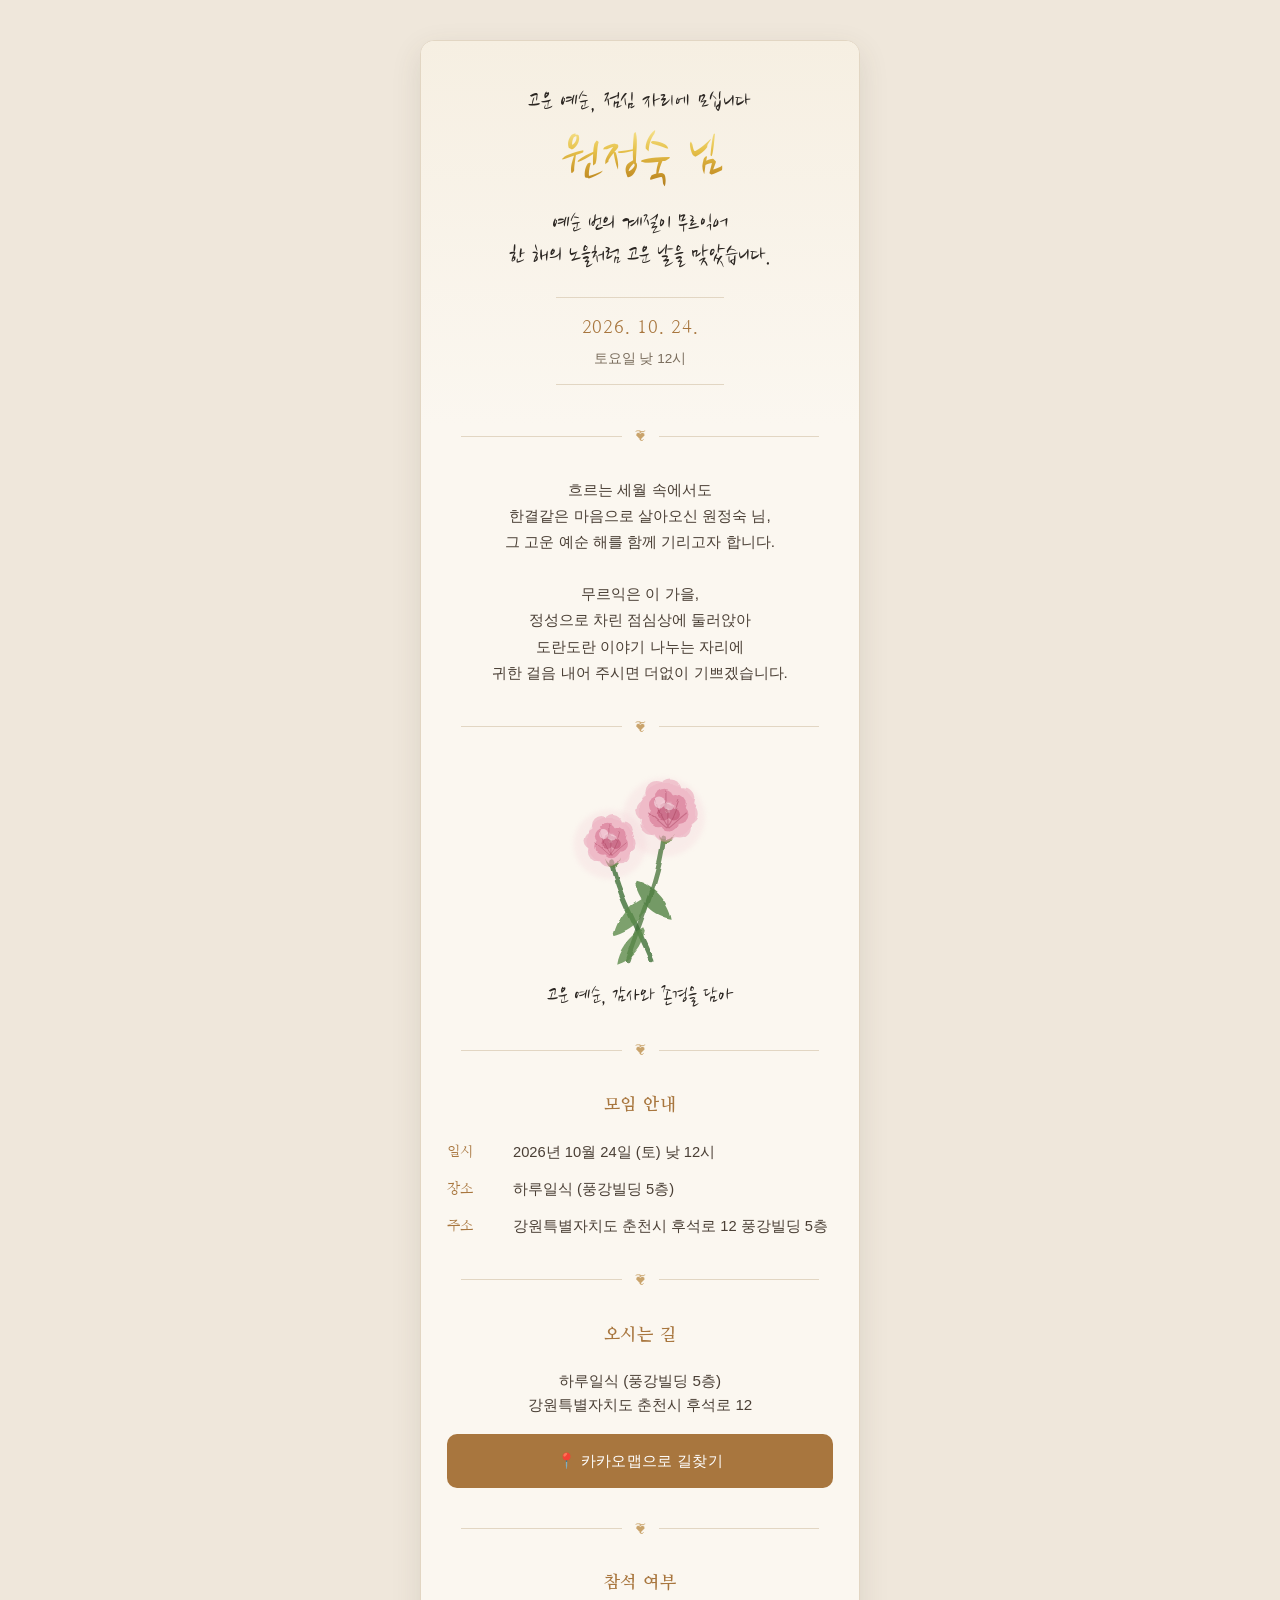
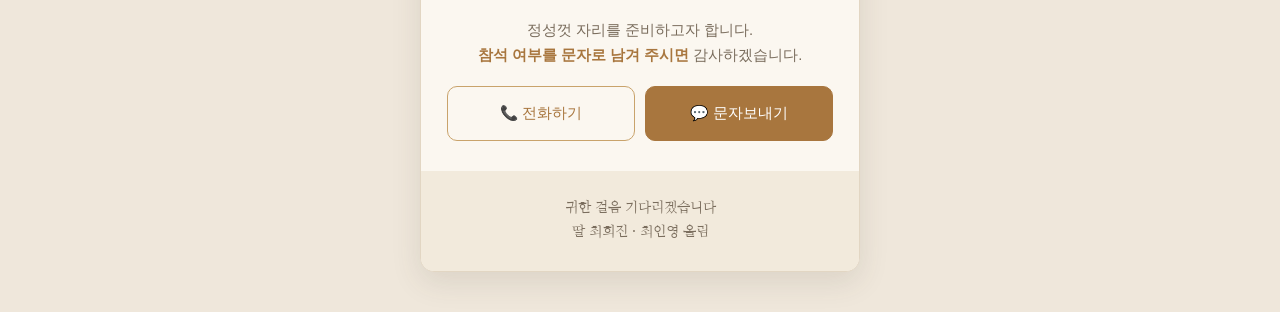
<file: index.html>
<!DOCTYPE html>
<html lang="ko">
<head>
  <meta charset="UTF-8">
  <meta name="viewport" content="width=device-width, initial-scale=1">
  <title>고운 예순, 점심 자리에 모십니다</title>
  <meta property="og:type" content="website">
  <meta property="og:url" content="https://mswp96-del.github.io/invitation/">
  <meta property="og:title" content="고운 예순, 점심 자리에 모십니다">
  <meta property="og:description" content="2026년 10월 24일(토) 낮 12시 · 하루일식 — 고운 예순, 점심 자리에 모십니다.">
  <meta property="og:image" content="https://mswp96-del.github.io/invitation/og-image.png">
  <meta property="og:image:width" content="1200">
  <meta property="og:image:height" content="630">
  <!-- 캘리그래피(붓글씨) 타이틀용 웹폰트 -->
  <link rel="preconnect" href="https://fonts.googleapis.com">
  <link rel="preconnect" href="https://fonts.gstatic.com" crossorigin>
  <link href="https://fonts.googleapis.com/css2?family=Nanum+Brush+Script&family=Nanum+Myeongjo:wght@400;700&display=swap" rel="stylesheet">
  <link rel="stylesheet" href="style.css">
</head>
<body>
  <main class="card">

    <!-- 표지 -->
    <section class="cover">
      <p class="cover__label">고운 예순, 점심 자리에 모십니다</p>
      <h1 class="cover__name">원정숙 님</h1>
      <p class="cover__sub">예순 번의 계절이 무르익어<br>한 해의 노을처럼 고운 날을 맞았습니다.</p>
      <div class="cover__date">
        <span class="cover__date-day">2026. 10. 24.</span>
        <span class="cover__date-time">토요일 낮 12시</span>
      </div>
    </section>

    <div class="divider"><span>❦</span></div>

    <!-- 인사말 -->
    <section class="message">
      <p>
        흐르는 세월 속에서도<br>
        한결같은 마음으로 살아오신 원정숙 님,<br>
        그 고운 예순 해를 함께 기리고자 합니다.<br><br>
        무르익은 이 가을,<br>
        정성으로 차린 점심상에 둘러앉아<br>
        도란도란 이야기 나누는 자리에<br>
        귀한 걸음 내어 주시면 더없이 기쁘겠습니다.
      </p>
    </section>

    <div class="divider"><span>❦</span></div>

    <!-- 카네이션 수채화 -->
    <section class="flower">
      <svg class="flower__art" viewBox="0 0 240 260" xmlns="http://www.w3.org/2000/svg" role="img" aria-label="분홍 카네이션 두 송이 수채화 그림">
        <defs>
          <filter id="wc" x="-25%" y="-25%" width="150%" height="150%">
            <feTurbulence type="fractalNoise" baseFrequency="0.02 0.03" numOctaves="4" seed="9" result="n"/>
            <feDisplacementMap in="SourceGraphic" in2="n" scale="5" xChannelSelector="R" yChannelSelector="G"/>
          </filter>
          <filter id="soft" x="-40%" y="-40%" width="180%" height="180%">
            <feGaussianBlur stdDeviation="3.2"/>
          </filter>
          <!-- 카네이션 한 송이 -->
          <g id="bloom" filter="url(#wc)">
            <circle cx="0" cy="0" r="33" fill="#f0b9c9" opacity="0.30"/>
            <g opacity="0.5" fill="#e79ab2">
              <circle cx="-19" cy="-6" r="13"/><circle cx="-12" cy="-21" r="13"/>
              <circle cx="4" cy="-25" r="13"/><circle cx="19" cy="-15" r="13"/>
              <circle cx="23" cy="3" r="13"/><circle cx="15" cy="18" r="13"/>
              <circle cx="-2" cy="23" r="13"/><circle cx="-18" cy="15" r="13"/>
              <circle cx="-25" cy="-1" r="12"/>
            </g>
            <g opacity="0.52" fill="#d3688a">
              <circle cx="-10" cy="-7" r="11"/><circle cx="-2" cy="-15" r="11"/>
              <circle cx="11" cy="-9" r="11"/><circle cx="13" cy="4" r="11"/>
              <circle cx="2" cy="13" r="11"/><circle cx="-11" cy="8" r="11"/>
            </g>
            <g opacity="0.55" fill="#b8496b">
              <circle cx="0" cy="-2" r="8"/><circle cx="7" cy="4" r="7"/><circle cx="-5" cy="4" r="7"/>
            </g>
            <path d="M0 -24 L0 20 M-14 -14 C-9 4 -4 14 2 20 M14 -14 C9 4 4 14 -2 20
                     M-22 2 C-12 10 -6 16 -1 20 M22 2 C12 10 6 16 1 20"
                  stroke="#9c2f4b" stroke-width="1.3" fill="none" opacity="0.35"/>
            <circle cx="-8" cy="-10" r="7" fill="#fdeef2" opacity="0.55"/>
            <circle cx="3" cy="-6" r="5" fill="#fdeef2" opacity="0.5"/>
          </g>
        </defs>

        <!-- 수채 번짐 배경 -->
        <ellipse cx="150" cy="70" rx="52" ry="50" fill="#f2c6d1" opacity="0.22" filter="url(#soft)"/>
        <ellipse cx="82" cy="104" rx="46" ry="44" fill="#f2c6d1" opacity="0.22" filter="url(#soft)"/>

        <!-- 줄기 (교차) -->
        <g filter="url(#wc)" fill="none" stroke-linecap="round">
          <path d="M150 96 C144 150 120 200 104 250" stroke="#4f7a43" stroke-width="6" opacity="0.8"/>
          <path d="M84 126 C92 168 118 210 134 250" stroke="#3f7038" stroke-width="6" opacity="0.8"/>
        </g>
        <!-- 잎 (가늘고 긴 잎) -->
        <g filter="url(#wc)" opacity="0.78">
          <path d="M132 168 C108 176 92 196 86 220 C110 214 128 196 134 172 Z" fill="#5a8a49"/>
          <path d="M116 150 C138 156 156 176 160 198 C138 194 120 178 114 154 Z" fill="#4f8040"/>
          <path d="M124 210 C104 220 92 240 90 256 C110 250 122 234 126 214 Z" fill="#5a8a49"/>
        </g>

        <!-- 꽃받침 (봉오리 컵) -->
        <path d="M144 92 C147 108 161 108 164 92 C160 102 148 102 144 92 Z" fill="#6f8f4a" opacity="0.9" filter="url(#wc)"/>
        <path d="M76 122 C79 138 93 138 96 122 C92 132 80 132 76 122 Z" fill="#638546" opacity="0.9" filter="url(#wc)"/>

        <!-- 꽃송이 두 개 -->
        <use href="#bloom" transform="translate(154,62) scale(1.08)"/>
        <use href="#bloom" transform="translate(82,100) scale(0.9)"/>
      </svg>
      <p class="flower__caption">고운 예순, 감사와 존경을 담아</p>
    </section>

    <div class="divider"><span>❦</span></div>

    <!-- 안내 정보 -->
    <section class="info">
      <h2 class="section-title">모임 안내</h2>
      <dl class="info__list">
        <div class="info__row">
          <dt>일시</dt><dd>2026년 10월 24일 (토) 낮 12시</dd>
        </div>
        <div class="info__row">
          <dt>장소</dt><dd>하루일식 (풍강빌딩 5층)</dd>
        </div>
        <div class="info__row">
          <dt>주소</dt><dd id="venue-address">강원특별자치도 춘천시 후석로 12</dd>
        </div>
      </dl>
    </section>

    <div class="divider"><span>❦</span></div>

    <!-- 오시는 길 -->
    <section class="map">
      <h2 class="section-title">오시는 길</h2>
      <p class="map__place">하루일식 (풍강빌딩 5층)<br>강원특별자치도 춘천시 후석로 12</p>
      <a id="map-link" class="map__button" href="#" target="_blank" rel="noopener">
        📍 카카오맵으로 길찾기
      </a>
    </section>

    <div class="divider"><span>❦</span></div>

    <!-- 참석 여부 (RSVP) -->
    <section class="contact">
      <h2 class="section-title">참석 여부</h2>
      <p class="contact__notice">
        정성껏 자리를 준비하고자 합니다.<br>
        <strong>참석 여부를 문자로 남겨 주시면</strong> 감사하겠습니다.
      </p>
      <div class="contact__buttons">
        <a id="tel-link" class="contact__btn" href="tel:010-2603-9217">📞 전화하기</a>
        <a id="sms-link" class="contact__btn contact__btn--accent" href="sms:010-2603-9217">💬 문자보내기</a>
      </div>
    </section>

    <footer class="footer">
      <p>귀한 걸음 기다리겠습니다<br>딸 최희진 · 최인영 올림</p>
    </footer>

  </main>

  <script src="script.js"></script>
</body>
</html>
</file>
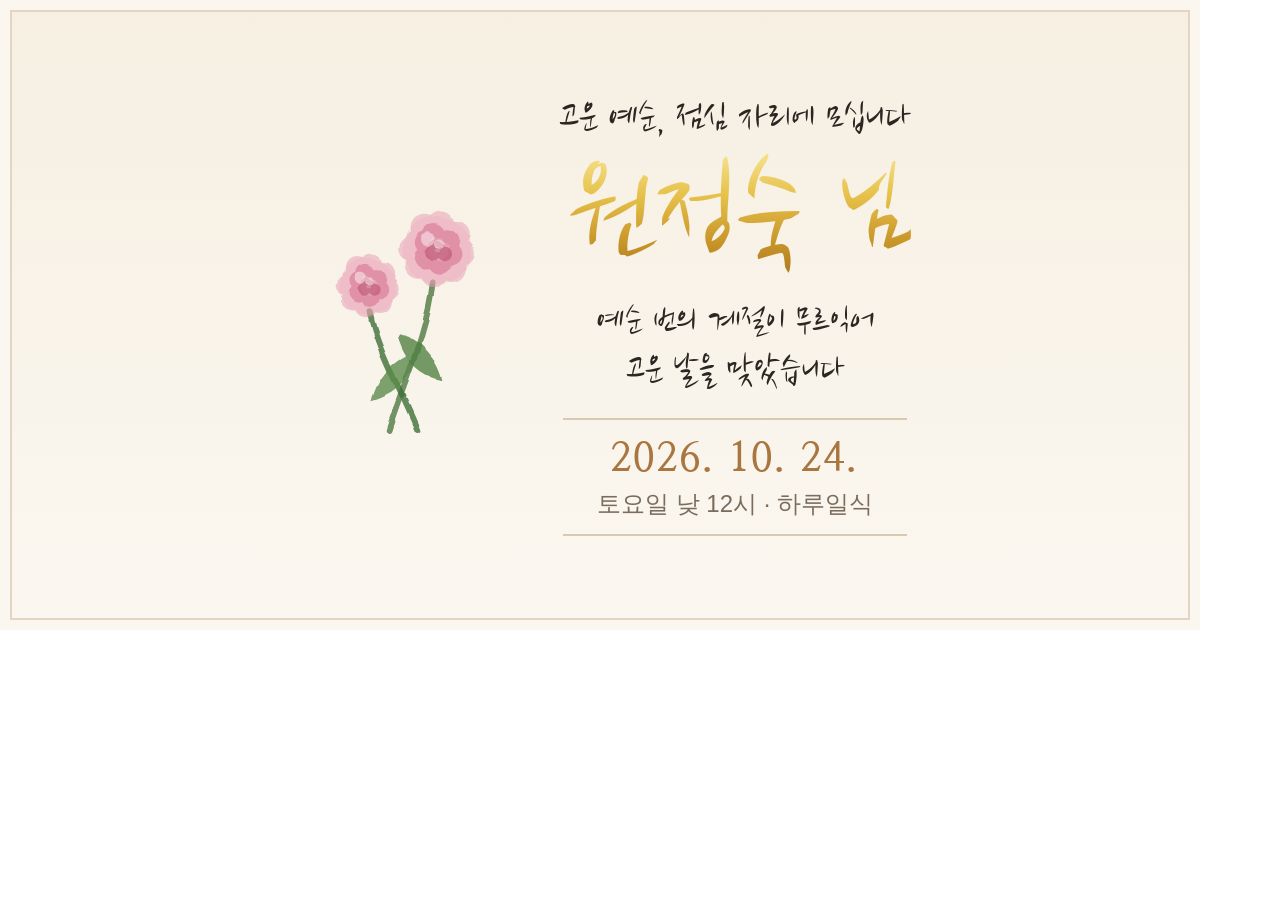
<file: og-image.html>
<!DOCTYPE html>
<html lang="ko">
<head>
  <meta charset="UTF-8">
  <link href="https://fonts.googleapis.com/css2?family=Nanum+Brush+Script&family=Nanum+Myeongjo:wght@400;700&display=swap" rel="stylesheet">
  <style>
    * { margin: 0; padding: 0; box-sizing: border-box; }
    html, body { width: 1200px; height: 630px; }
    .card {
      width: 1200px; height: 630px;
      background: linear-gradient(180deg, #f6efe2, #fbf7f0);
      border: 10px solid #fbf7f0;
      box-shadow: inset 0 0 0 2px #e2d6c3;
      display: flex; align-items: center; justify-content: center; gap: 40px;
      font-family: 'Apple SD Gothic Neo', 'Noto Sans KR', sans-serif;
    }
    .text { text-align: center; }
    .label { font-family: 'Nanum Brush Script', cursive; font-size: 40px; color: #2b2622; margin-bottom: 6px; }
    .name {
      font-family: 'Nanum Brush Script', cursive; font-size: 130px; line-height: 1; margin: 6px 0 18px;
      background: linear-gradient(180deg, #f7e491, #e6c14a 35%, #c9962a 70%, #a9761d);
      -webkit-background-clip: text; background-clip: text; -webkit-text-fill-color: transparent;
    }
    .sub { font-family: 'Nanum Brush Script', cursive; font-size: 38px; color: #2b2622; margin-bottom: 22px; line-height: 1.3; }
    .date {
      display: inline-flex; flex-direction: column; gap: 4px; padding: 14px 34px;
      border-top: 2px solid #d9c9ae; border-bottom: 2px solid #d9c9ae;
    }
    .date b { font-family: 'Nanum Myeongjo', serif; font-size: 40px; color: #a8763e; font-weight: 700; letter-spacing: 2px; }
    .date span { font-size: 24px; color: #7a6d5d; }
  </style>
</head>
<body>
  <div class="card">
    <svg width="230" height="250" viewBox="0 0 240 260" xmlns="http://www.w3.org/2000/svg">
      <defs>
        <filter id="wc" x="-25%" y="-25%" width="150%" height="150%"><feTurbulence type="fractalNoise" baseFrequency="0.02 0.03" numOctaves="4" seed="9" result="n"/><feDisplacementMap in="SourceGraphic" in2="n" scale="5" xChannelSelector="R" yChannelSelector="G"/></filter>
        <filter id="soft" x="-40%" y="-40%" width="180%" height="180%"><feGaussianBlur stdDeviation="3.2"/></filter>
        <g id="bloom" filter="url(#wc)">
          <circle cx="0" cy="0" r="33" fill="#f0b9c9" opacity="0.30"/>
          <g opacity="0.5" fill="#e79ab2"><circle cx="-19" cy="-6" r="13"/><circle cx="-12" cy="-21" r="13"/><circle cx="4" cy="-25" r="13"/><circle cx="19" cy="-15" r="13"/><circle cx="23" cy="3" r="13"/><circle cx="15" cy="18" r="13"/><circle cx="-2" cy="23" r="13"/><circle cx="-18" cy="15" r="13"/><circle cx="-25" cy="-1" r="12"/></g>
          <g opacity="0.52" fill="#d3688a"><circle cx="-10" cy="-7" r="11"/><circle cx="-2" cy="-15" r="11"/><circle cx="11" cy="-9" r="11"/><circle cx="13" cy="4" r="11"/><circle cx="2" cy="13" r="11"/><circle cx="-11" cy="8" r="11"/></g>
          <g opacity="0.55" fill="#b8496b"><circle cx="0" cy="-2" r="8"/><circle cx="7" cy="4" r="7"/><circle cx="-5" cy="4" r="7"/></g>
          <circle cx="-8" cy="-10" r="7" fill="#fdeef2" opacity="0.55"/><circle cx="3" cy="-6" r="5" fill="#fdeef2" opacity="0.5"/>
        </g>
      </defs>
      <g filter="url(#wc)" fill="none" stroke-linecap="round">
        <path d="M150 96 C144 150 120 200 104 250" stroke="#4f7a43" stroke-width="6" opacity="0.8"/>
        <path d="M84 126 C92 168 118 210 134 250" stroke="#3f7038" stroke-width="6" opacity="0.8"/>
      </g>
      <g filter="url(#wc)" opacity="0.78">
        <path d="M132 168 C108 176 92 196 86 220 C110 214 128 196 134 172 Z" fill="#5a8a49"/>
        <path d="M116 150 C138 156 156 176 160 198 C138 194 120 178 114 154 Z" fill="#4f8040"/>
      </g>
      <use href="#bloom" transform="translate(154,62) scale(1.08)"/>
      <use href="#bloom" transform="translate(82,100) scale(0.9)"/>
    </svg>
    <div class="text">
      <div class="label">고운 예순, 점심 자리에 모십니다</div>
      <div class="name">원정숙 님</div>
      <div class="sub">예순 번의 계절이 무르익어<br>고운 날을 맞았습니다</div>
      <div class="date"><b>2026. 10. 24.</b><span>토요일 낮 12시 · 하루일식</span></div>
    </div>
  </div>
</body>
</html>
</file>
<file: style.css>
/* ===== 테마 변수 ===== */
:root {
  --bg: #efe7db;
  --card-bg: #fbf7f0;
  --ink: #4a3f35;
  --ink-soft: #7a6d5d;
  --accent: #a8763e;      /* 브라운 골드 */
  --accent-soft: #c9a36b;
  --line: #e2d6c3;
  --white: #ffffff;
  --radius: 14px;
  --serif: "Nanum Myeongjo", "Batang", serif;
  --sans: "Apple SD Gothic Neo", "Noto Sans KR", "Malgun Gothic", sans-serif;
  --calli: "Nanum Brush Script", "Nanum Myeongjo", cursive;  /* 캘리그래피(붓글씨) */
  --ink-calli: #2b2622;   /* 먹색 */
}

* { box-sizing: border-box; margin: 0; padding: 0; }

html { -webkit-text-size-adjust: 100%; }

body {
  background: var(--bg);
  color: var(--ink);
  font-family: var(--sans);
  line-height: 1.7;
  display: flex;
  justify-content: center;
  padding: 24px 12px;
}

/* ===== 카드 (모바일 우선) ===== */
.card {
  width: 100%;
  max-width: 440px;
  background: var(--card-bg);
  border-radius: var(--radius);
  box-shadow: 0 10px 30px rgba(74, 63, 53, .12);
  overflow: hidden;
  border: 1px solid var(--line);
}

section { padding: 30px 26px; }

.section-title {
  font-family: var(--serif);
  font-size: 1.05rem;
  letter-spacing: .04em;
  color: var(--accent);
  text-align: center;
  margin-bottom: 20px;
}

/* ===== 구분선 ===== */
.divider {
  display: flex;
  align-items: center;
  gap: 12px;
  padding: 0 40px;
  color: var(--accent-soft);
}
.divider::before, .divider::after {
  content: "";
  flex: 1;
  height: 1px;
  background: var(--line);
}
.divider span { font-size: .8rem; }

/* ===== 표지 ===== */
.cover {
  text-align: center;
  padding: 46px 26px 40px;
  background: linear-gradient(180deg, #f6efe2 0%, var(--card-bg) 100%);
}
.cover__label {
  font-family: var(--calli);
  color: var(--ink-calli);
  letter-spacing: .02em;
  font-size: 1.5rem;
  line-height: 1.3;
  margin-bottom: 10px;
}
.cover__name {
  font-family: var(--calli);
  font-size: 3.8rem;
  font-weight: 400;
  line-height: 1.05;
  margin: 4px 0 16px;
  /* 메탈릭 금색 그라데이션 */
  color: #c9a227;   /* 미지원 브라우저 대비 기본 금색 */
  background: linear-gradient(180deg, #f7e491 0%, #e6c14a 35%, #c9962a 70%, #a9761d 100%);
  -webkit-background-clip: text;
  background-clip: text;
  -webkit-text-fill-color: transparent;
}
.cover__sub {
  font-family: var(--calli);
  color: var(--ink-calli);
  font-size: 1.5rem;
  line-height: 1.35;
  margin-bottom: 24px;
}
.cover__date {
  display: inline-flex;
  flex-direction: column;
  gap: 4px;
  padding: 14px 26px;
  border-top: 1px solid var(--line);
  border-bottom: 1px solid var(--line);
}
.cover__date-day {
  font-family: var(--serif);
  font-size: 1.15rem;
  color: var(--accent);
  letter-spacing: .05em;
}
.cover__date-time { font-size: .85rem; color: var(--ink-soft); }

/* ===== 인사말 ===== */
.message { text-align: center; }
.message p { color: var(--ink); font-size: .96rem; }

/* ===== 카네이션 수채화 ===== */
.flower {
  text-align: center;
  padding-top: 24px;
  padding-bottom: 24px;
}
.flower__art {
  width: 190px;
  max-width: 70%;
  height: auto;
  display: block;
  margin: 0 auto;
}
.flower__caption {
  margin-top: 10px;
  font-family: var(--calli);
  font-size: 1.4rem;
  color: var(--ink-calli);
}

/* ===== 안내 정보 ===== */
.info__list { display: flex; flex-direction: column; gap: 12px; }
.info__row {
  display: grid;
  grid-template-columns: 54px 1fr;
  gap: 12px;
  align-items: start;
}
.info__row dt {
  font-family: var(--serif);
  color: var(--accent);
  font-size: .9rem;
}
.info__row dd { color: var(--ink); font-size: .92rem; }

/* ===== 오시는 길 ===== */
.map__place {
  text-align: center;
  color: var(--ink);
  font-size: .95rem;
  line-height: 1.6;
  margin-bottom: 16px;
}
.map__button {
  display: block;
  margin-top: 14px;
  padding: 14px;
  text-align: center;
  background: var(--accent);
  color: var(--white);
  text-decoration: none;
  border-radius: 10px;
  font-size: .95rem;
  letter-spacing: .02em;
  min-height: 44px;
}
.map__button:active { background: #8f6231; }

/* ===== 참석 여부 (RSVP) ===== */
.contact__notice {
  text-align: center;
  color: var(--ink-soft);
  font-size: .92rem;
  margin-bottom: 18px;
}
.contact__notice strong { color: var(--accent); font-weight: 700; }
.contact__buttons { display: flex; gap: 10px; }
/* 이중 클래스로 우선순위를 높여 .contact__btn(금색 글자)보다 뒤에 있어도 이기게 함 */
.contact__btn.contact__btn--accent {
  background: var(--accent);
  color: var(--white);
  border-color: var(--accent);
}
.contact__btn.contact__btn--accent:active { background: #8f6231; }
.contact__btn {
  flex: 1;
  text-align: center;
  padding: 14px;
  border: 1px solid var(--accent-soft);
  border-radius: 10px;
  color: var(--accent);
  text-decoration: none;
  font-size: .92rem;
  min-height: 44px;
  display: flex;
  align-items: center;
  justify-content: center;
}
.contact__btn:active { background: #f2e8d8; }

/* ===== 푸터 ===== */
.footer {
  text-align: center;
  padding: 26px;
  background: #f2eadc;
  color: var(--ink-soft);
  font-family: var(--serif);
  font-size: .88rem;
}

/* ===== 넓은 화면 보정 ===== */
@media (min-width: 500px) {
  body { padding: 40px 16px; }
}
</file>
